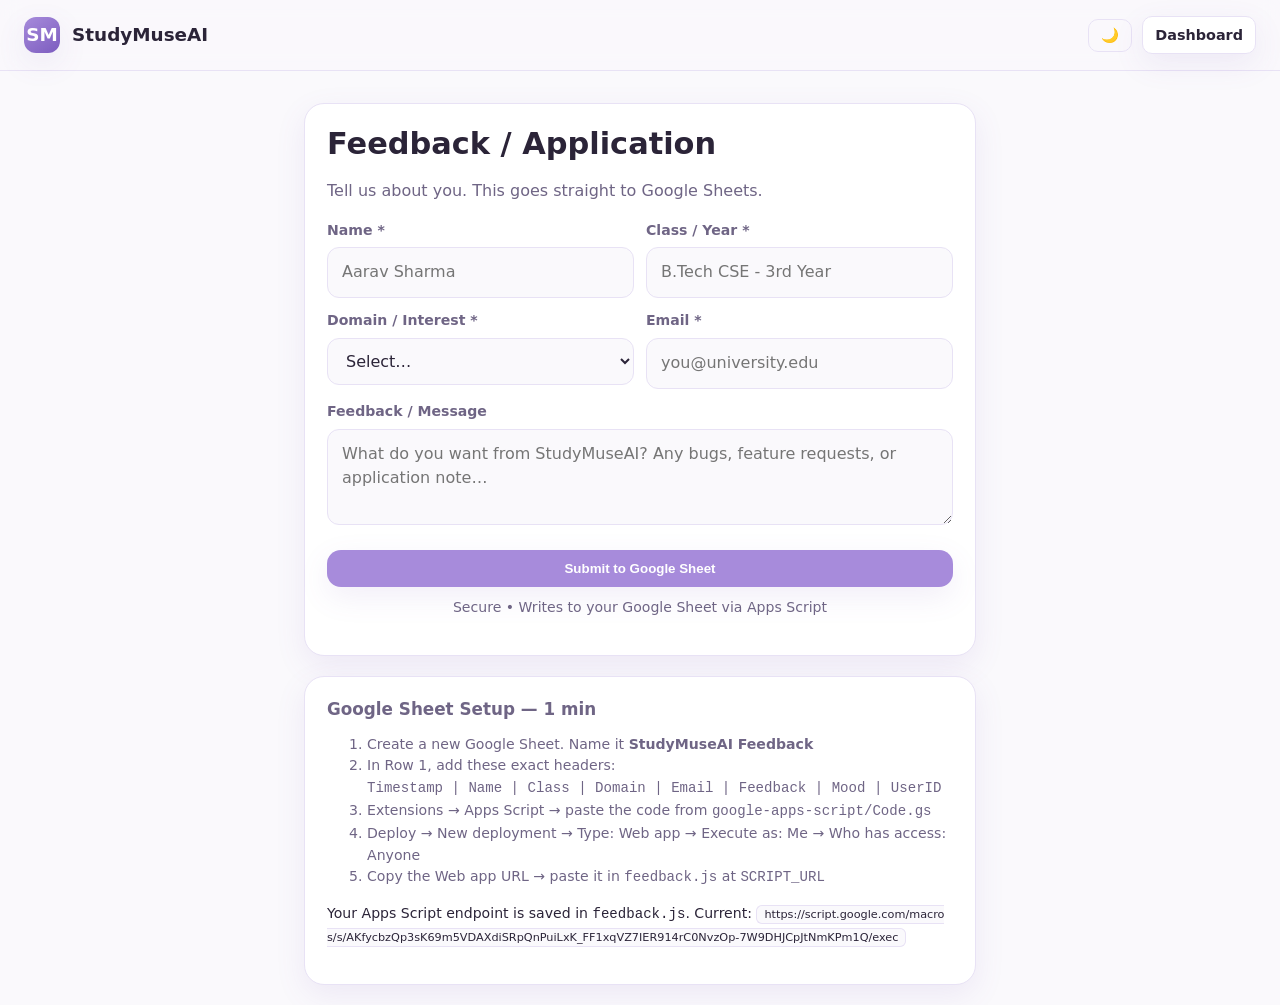
<file: feedback.html>
<!DOCTYPE html>
<html lang="en">
<head>
<meta charset="utf-8">
<meta name="viewport" content="width=device-width, initial-scale=1">
<title>Feedback / Apply — StudyMuseAI</title>
<link rel="stylesheet" href="style.css">
<meta name="color-scheme" content="light dark">
</head>
<body>
<header class="header">
  <div class="brand">
    <div class="brand-badge">SM</div>
    <span>StudyMuseAI</span>
  </div>
  <div class="header-actions">
    <button class="btn btn-ghost btn-sm" id="themeToggle">🌙</button>
    <a class="btn btn-sm" href="dashboard.html">Dashboard</a>
  </div>
</header>

<main class="container" style="max-width:720px; padding-top:32px">
  <div class="card">
    <h1>Feedback / Application</h1>
    <p class="muted">Tell us about you. This goes straight to Google Sheets.</p>
    
    <form id="feedbackForm" novalidate>
      <div class="form-row">
        <div>
          <label for="name">Name *</label>
          <input type="text" id="name" name="name" placeholder="Aarav Sharma" required>
        </div>
        <div>
          <label for="class">Class / Year *</label>
          <input type="text" id="class" name="class" placeholder="B.Tech CSE - 3rd Year" required>
        </div>
      </div>
      <div style="height:12px"></div>
      <div class="form-row">
        <div>
          <label for="domain">Domain / Interest *</label>
          <select id="domain" name="domain" required>
            <option value="">Select…</option>
            <option>Cybersecurity</option>
            <option>Digital Electronics</option>
            <option>Networking</option>
            <option>Programming / DSA</option>
            <option>AI / ML</option>
            <option>Web Development</option>
            <option>Other</option>
          </select>
        </div>
        <div>
          <label for="email">Email *</label>
          <input type="email" id="email" name="email" placeholder="you@university.edu" required>
        </div>
      </div>
      <div style="height:12px"></div>
      <label for="feedback">Feedback / Message</label>
      <textarea id="feedback" name="feedback" placeholder="What do you want from StudyMuseAI? Any bugs, feature requests, or application note…"></textarea>

      <!-- honeypot -->
      <input type="text" name="website" id="website" style="display:none" tabindex="-1" autocomplete="off">

      <div style="height:18px"></div>
      <button class="btn btn-primary" type="submit" id="submitBtn" style="width:100%">Submit to Google Sheet</button>
      <p class="small muted" style="text-align:center; margin-top:10px" id="formStatus">Secure • Writes to your Google Sheet via Apps Script</p>
    </form>
  </div>

  <div class="card" style="margin-top:20px">
    <h3>Google Sheet Setup — 1 min</h3>
    <ol class="small muted">
      <li>Create a new Google Sheet. Name it <b>StudyMuseAI Feedback</b></li>
      <li>In Row 1, add these exact headers:
        <br><code>Timestamp | Name | Class | Domain | Email | Feedback | Mood | UserID</code>
      </li>
      <li>Extensions → Apps Script → paste the code from <code>google-apps-script/Code.gs</code></li>
      <li>Deploy → New deployment → Type: Web app → Execute as: Me → Who has access: Anyone</li>
      <li>Copy the Web app URL → paste it in <code>feedback.js</code> at <code>SCRIPT_URL</code></li>
    </ol>
    <p class="small">Your Apps Script endpoint is saved in <code>feedback.js</code>. Current: <span id="scriptUrlLabel" class="kbd" style="word-break:break-all">not set</span></p>
  </div>
</main>

<div class="toast" id="toast"></div>

<script src="feedback.js"></script>
<script>
  // theme toggle
  const root = document.documentElement;
  const saved = localStorage.getItem('sm_theme');
  if (saved) root.setAttribute('data-theme', saved);
  document.getElementById('themeToggle').onclick = () => {
    const cur = root.getAttribute('data-theme') === 'dark' ? 'light' : 'dark';
    root.setAttribute('data-theme', cur);
    localStorage.setItem('sm_theme', cur);
    document.getElementById('themeToggle').textContent = cur === 'dark' ? '☀️' : '🌙';
  };
  document.getElementById('scriptUrlLabel').textContent = window.SM_FEEDBACK_SCRIPT_URL || 'not set - edit feedback.js';
</script>

<!-- Chatbase – StudyMuseAI MUSE -->
<script>
(function(){if(!window.chatbase||window.chatbase("getState")!=="initialized"){window.chatbase=(...args)=>{if(!window.chatbase.q){window.chatbase.q=[]}window.chatbase.q.push(args)};window.chatbase=new Proxy(window.chatbase,{get(target,prop){if(prop==="q"){return target.q}return(...args)=>target(prop,...args)}})}const onLoad=function(){const script=document.createElement("script");script.src="https://www.chatbase.co/embed.min.js";script.id="vMIKUkhTzjlOwTLt-lh2-";script.domain="www.chatbase.co";document.body.appendChild(script)};if(document.readyState==="complete"){onLoad()}else{window.addEventListener("load",onLoad)}})();
</script>
</body>
</html>
</file>
<file: style.css>
:root {
  --bg: #FAF9FC;
  --surface: #FFFFFF;
  --primary: #A78BDB;
  --primary-600: #7C5CBF;
  --text: #2B2438;
  --muted: #6f6585;
  --border: #e8e2f5;
  --success: #6bbf8a;
  --warn: #e4a44c;
  --shadow: 0 10px 30px rgba(124, 92, 191, 0.10);
  --radius: 20px;
}

@media (prefers-color-scheme: dark) {
  :root.auto { color-scheme: dark; }
}

[data-theme="dark"] {
  --bg: #1C1626;
  --surface: #241B33;
  --primary: #B79EF0;
  --primary-600: #9d7ce6;
  --text: #F2EEF9;
  --muted: #b8aecd;
  --border: #35284a;
  --shadow: 0 10px 30px rgba(0,0,0,0.35);
}

* { box-sizing: border-box; }
html, body { margin:0; padding:0; }
body {
  font-family: 'Inter', ui-sans-serif, system-ui, -apple-system, Segoe UI, Roboto, Helvetica, Arial, sans-serif;
  background: var(--bg);
  color: var(--text);
  line-height: 1.55;
}

a { color: var(--primary-600); text-decoration: none; }
a:hover { text-decoration: underline; }

.container { max-width: 1120px; margin: 0 auto; padding: 24px; }

.header {
  display:flex; align-items:center; justify-content:space-between;
  padding: 16px 24px; position:sticky; top:0; z-index:20;
  background: color-mix(in oklab, var(--bg) 86%, transparent);
  backdrop-filter: blur(10px);
  border-bottom: 1px solid var(--border);
}
.brand { display:flex; align-items:center; gap:12px; font-weight: 700; font-size: 1.15rem; }
.brand-badge {
  width:36px; height:36px; border-radius:12px; display:grid; place-items:center;
  background: linear-gradient(145deg, var(--primary), var(--primary-600));
  color: white; font-weight:800;
  box-shadow: var(--shadow);
}
.header-actions { display:flex; gap:10px; align-items:center; }

.btn {
  border:1px solid var(--border);
  background: var(--surface);
  color: var(--text);
  padding: 10px 16px;
  border-radius: 14px;
  cursor: pointer;
  font-weight: 600;
  transition: .15s ease;
  box-shadow: var(--shadow);
}
.btn:hover { transform: translateY(-1px); }
.btn-primary {
  background: var(--primary);
  border-color: transparent;
  color: white;
}
.btn-primary:hover { background: var(--primary-600); }
.btn-ghost { background: transparent; box-shadow:none; }
.btn-sm { padding:7px 12px; border-radius:10px; font-size:.9rem; }
.btn-icon { padding:9px 11px; }

.card {
  background: var(--surface);
  border: 1px solid var(--border);
  border-radius: var(--radius);
  box-shadow: var(--shadow);
  padding: 22px;
}

.grid {
  display:grid; gap:20px;
}
.grid-2 { grid-template-columns: repeat(2, minmax(0,1fr)); }
.grid-3 { grid-template-columns: repeat(3, minmax(0,1fr)); }
@media (max-width: 980px) { .grid-2, .grid-3 { grid-template-columns: 1fr; } }

.dashboard-grid {
  display:grid;
  grid-template-columns: 1.25fr .95fr;
  gap:20px; align-items:start;
}
@media (max-width: 980px) { .dashboard-grid { grid-template-columns: 1fr; } }

h1,h2,h3 { margin:0 0 10px 0; line-height:1.2; }
h1 { font-size: 1.9rem; }
h2 { font-size: 1.25rem; }
h3 { font-size: 1.05rem; color: var(--muted); font-weight:600;}
.muted { color: var(--muted); }
.small { font-size:.88rem; }

.pill {
  display:inline-flex; align-items:center; gap:6px;
  background: color-mix(in oklab, var(--primary) 16%, var(--surface));
  color: var(--primary-600);
  border-radius: 999px; padding:6px 12px; font-weight:600; font-size:.82rem;
}

.timer-display {
  font-size: clamp(3rem, 9vw, 4.6rem);
  font-weight: 800;
  letter-spacing: -0.02em;
  text-align:center;
  margin: 10px 0;
}
.timer-modes { display:flex; gap:8px; flex-wrap:wrap; justify-content:center; margin-bottom:8px;}
.mode-btn {
  border:1px solid var(--border); background: transparent; padding:6px 12px; border-radius:999px; cursor:pointer; color: var(--muted); font-weight:600;
}
.mode-btn.active { background: var(--primary); color:white; border-color: transparent; }
.timer-controls { display:flex; gap:10px; justify-content:center; }
.stat-row { display:flex; gap:16px; flex-wrap:wrap; margin-top:12px; justify-content:center;}
.stat { text-align:center; }
.stat b { display:block; font-size:1.35rem; }

.mood-grid { display:grid; grid-template-columns: repeat(3, minmax(0,1fr)); gap:10px; }
@media (max-width: 520px) { .mood-grid { grid-template-columns: repeat(2, minmax(0,1fr)); } }
.mood-btn {
  border:1px solid var(--border); background: var(--bg);
  border-radius:16px; padding:14px 10px; cursor:pointer; text-align:center; transition:.12s;
}
.mood-btn:hover { border-color: var(--primary); }
.mood-btn.active { outline:2px solid var(--primary); background: color-mix(in oklab, var(--primary) 12%, var(--surface)); }
.mood-emoji { font-size:1.4rem; display:block; margin-bottom:4px; }

.playlist-embed {
  width:100%; aspect-ratio:16/9; border:0; border-radius:14px; background:#000;
}
.playlist-meta { display:flex; justify-content:space-between; align-items:center; margin-top:10px; }

input, select, textarea {
  width:100%; padding:12px 14px; border-radius:12px;
  border:1px solid var(--border); background: var(--bg); color: var(--text);
  font: inherit;
}
textarea { min-height: 96px; resize:vertical; }
label { font-size:.88rem; color: var(--muted); display:block; margin-bottom:6px; font-weight:600;}
.form-row { display:grid; gap:12px; grid-template-columns: 1fr 1fr; }
@media (max-width:600px){ .form-row{ grid-template-columns:1fr; } }

.timetable { display:grid; gap:8px; }
.tt-item { display:flex; justify-content:space-between; gap:12px; padding:10px 12px; border-radius:12px; background: var(--bg); border:1px dashed var(--border); }
.tt-item b { font-weight:700; }

.kbd { background: var(--bg); border:1px solid var(--border); padding:2px 7px; border-radius:6px; font-size:.8em; }

.chart-wrap { width:100%; height:140px; position:relative; }
canvas { width:100%; height:140px; display:block; }

.auth-wrap { max-width: 440px; margin: 7vh auto; }
.auth-card { padding: 28px; }
.auth-tabs { display:flex; gap:8px; margin-bottom:16px;}
.auth-tab { flex:1; text-align:center; padding:10px; border-radius:12px; cursor:pointer; border:1px solid var(--border); background: var(--bg); font-weight:600;}
.auth-tab.active { background: var(--primary); color:white; border-color: transparent; }

.footer { padding:40px 24px; text-align:center; color: var(--muted); }

.badge-dot { width:8px; height:8px; border-radius:50%; background: var(--success); display:inline-block; margin-right:6px;}
.list { margin:0; padding-left:18px; }
hr.soft { border:0; border-top:1px solid var(--border); margin:16px 0;}

.toast {
  position: fixed; right:18px; bottom:18px; background: var(--text); color: var(--bg);
  padding:12px 14px; border-radius:12px; box-shadow: var(--shadow); opacity:0; transform: translateY(8px); transition:.2s;
  z-index:99;
}
.toast.show { opacity:1; transform: translateY(0); }

/* Landing */
.hero { padding: 64px 24px 32px; text-align:center; }
.hero h1 { font-size: clamp(2rem, 5vw, 3rem); }
.hero p { color: var(--muted); max-width:680px; margin:10px auto 22px; font-size:1.08rem;}
.feature-list { display:grid; grid-template-columns: repeat(3, minmax(0,1fr)); gap:16px; margin-top:26px;}
@media(max-width:840px){ .feature-list{ grid-template-columns:1fr; } }
.feature { text-align:left; }
</style>
</file>
